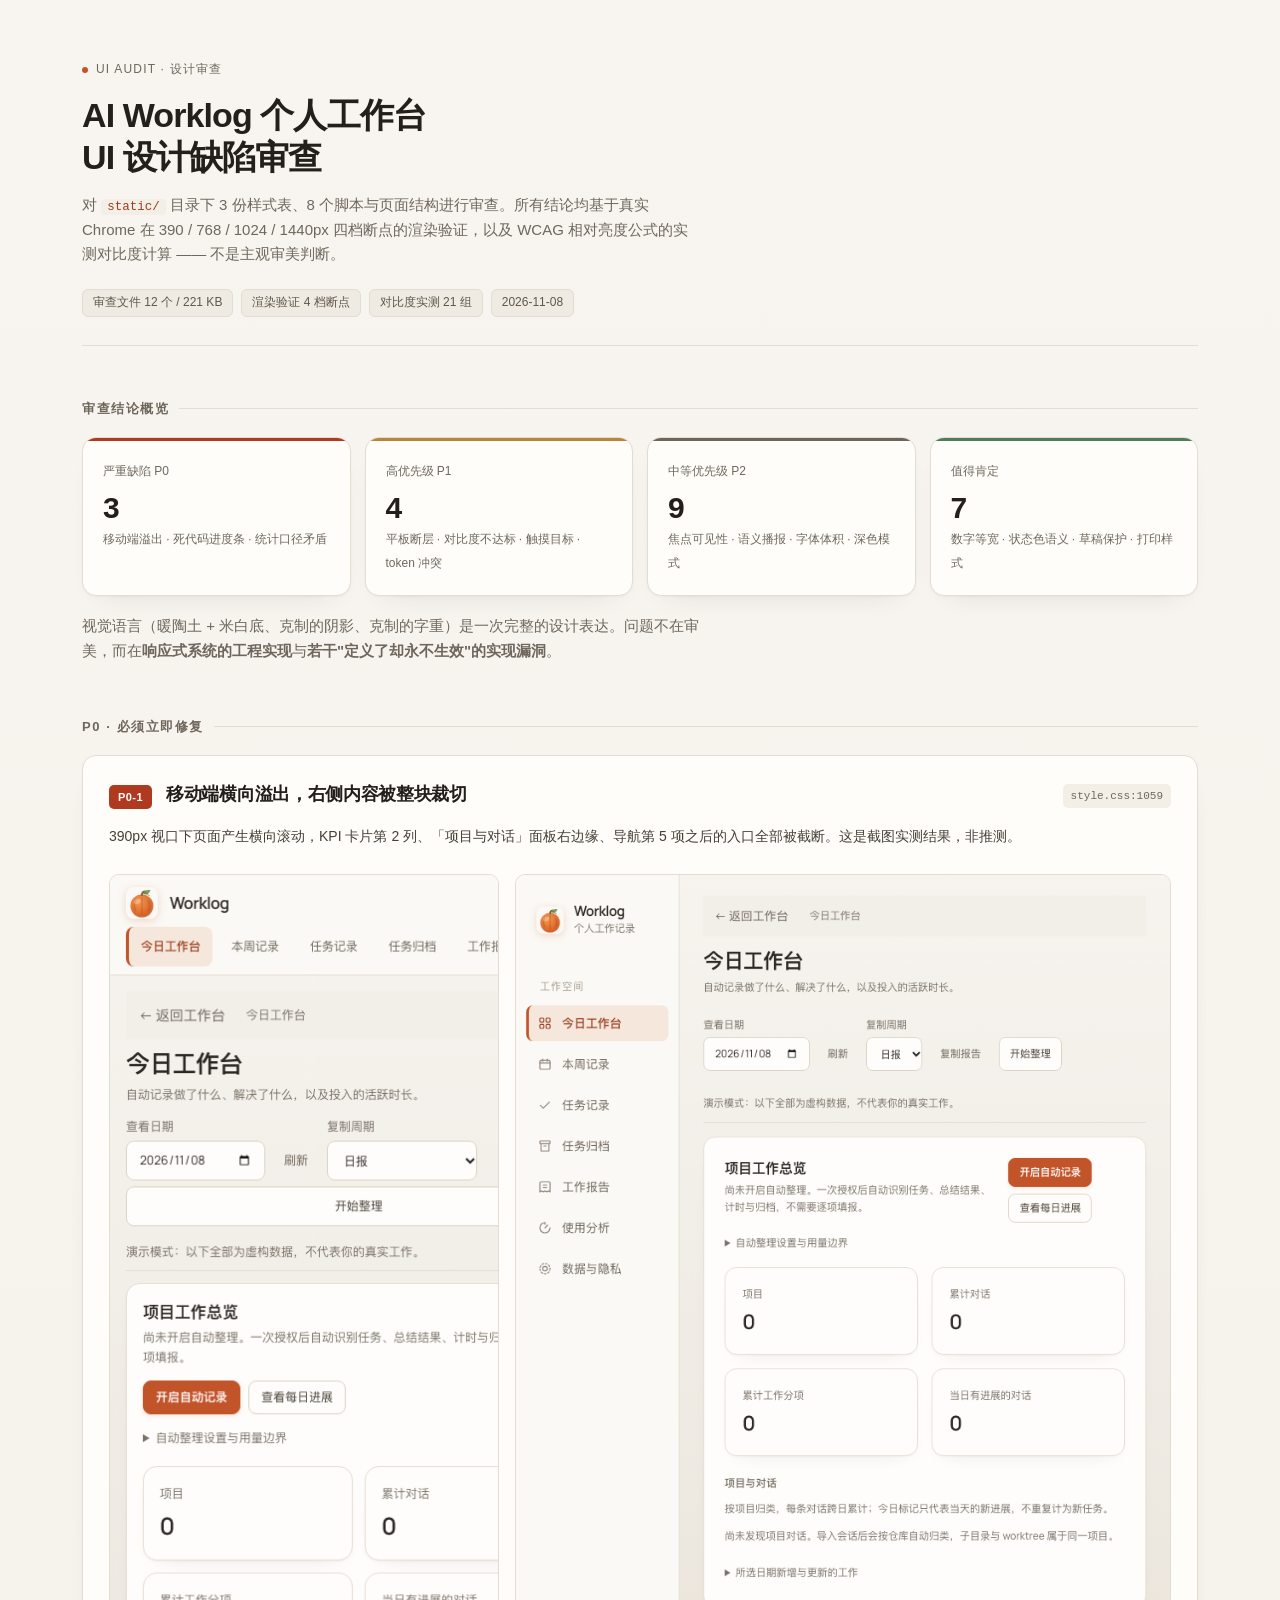
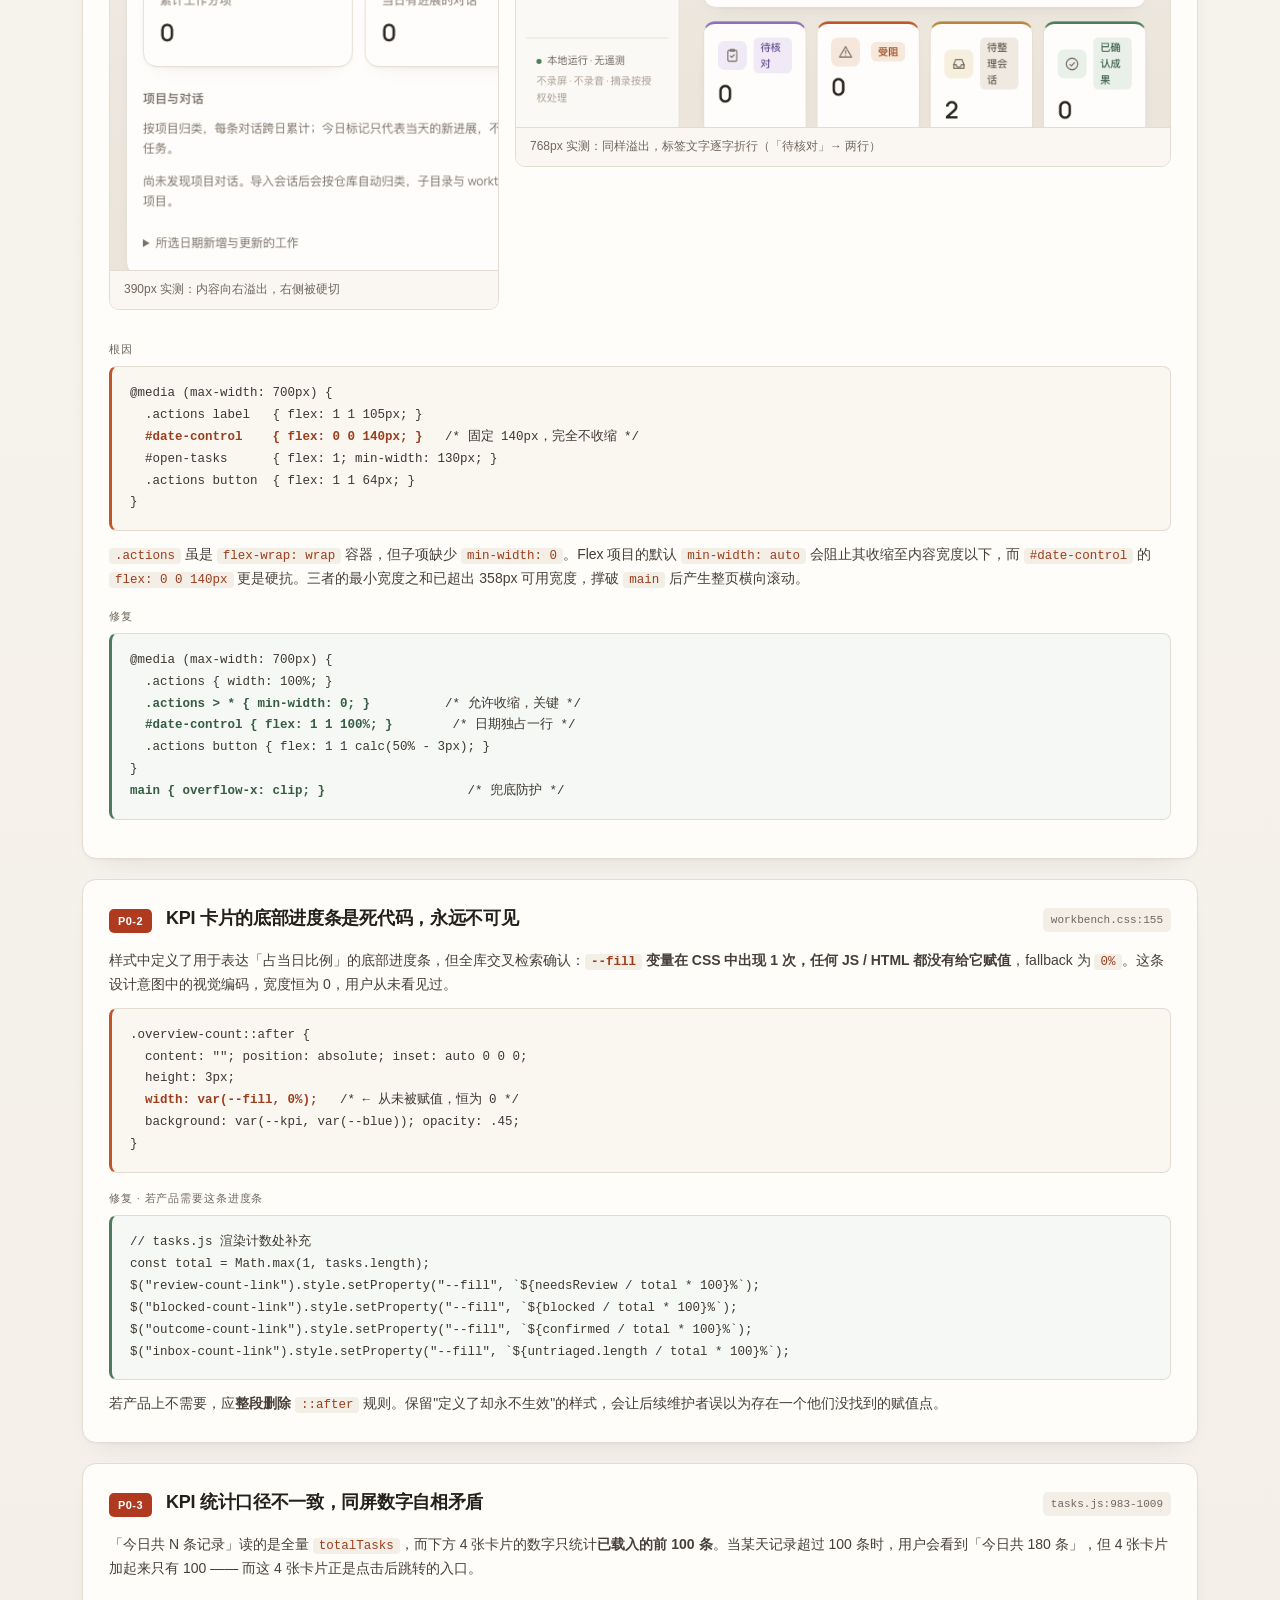
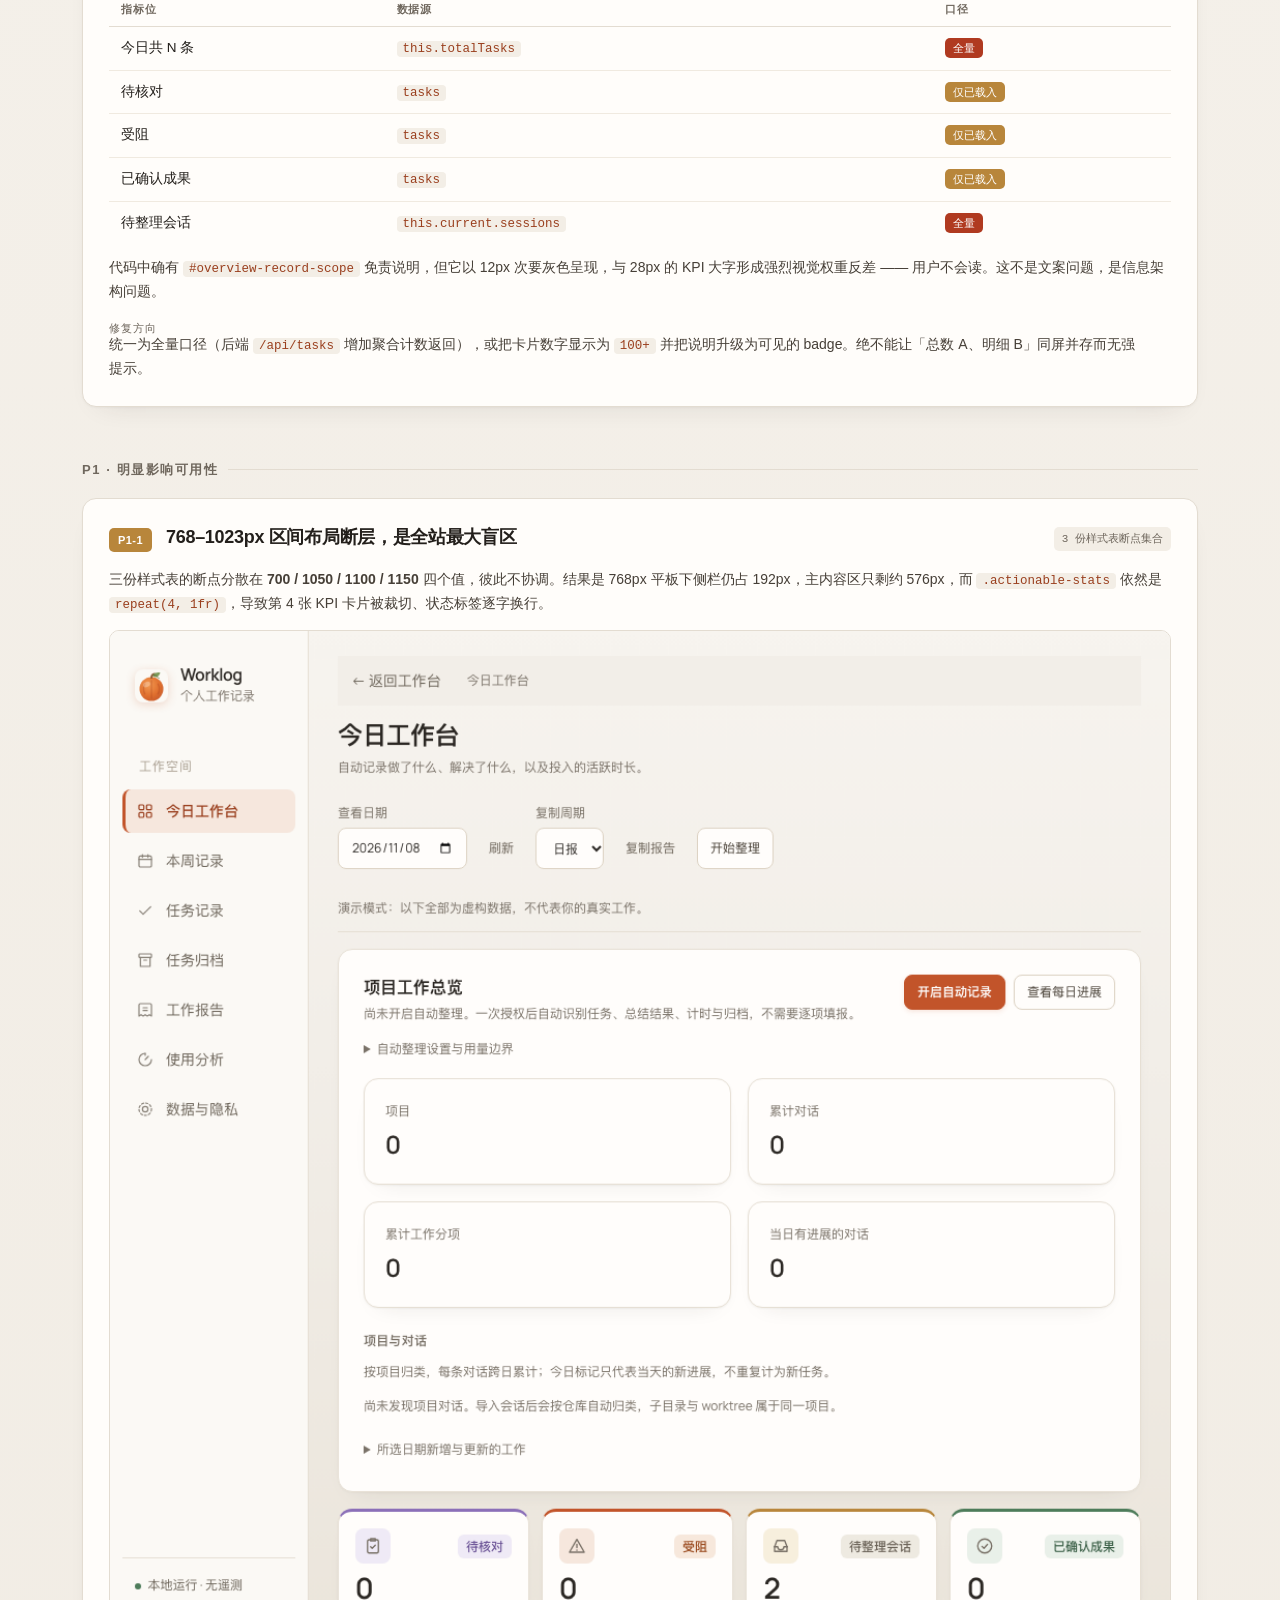
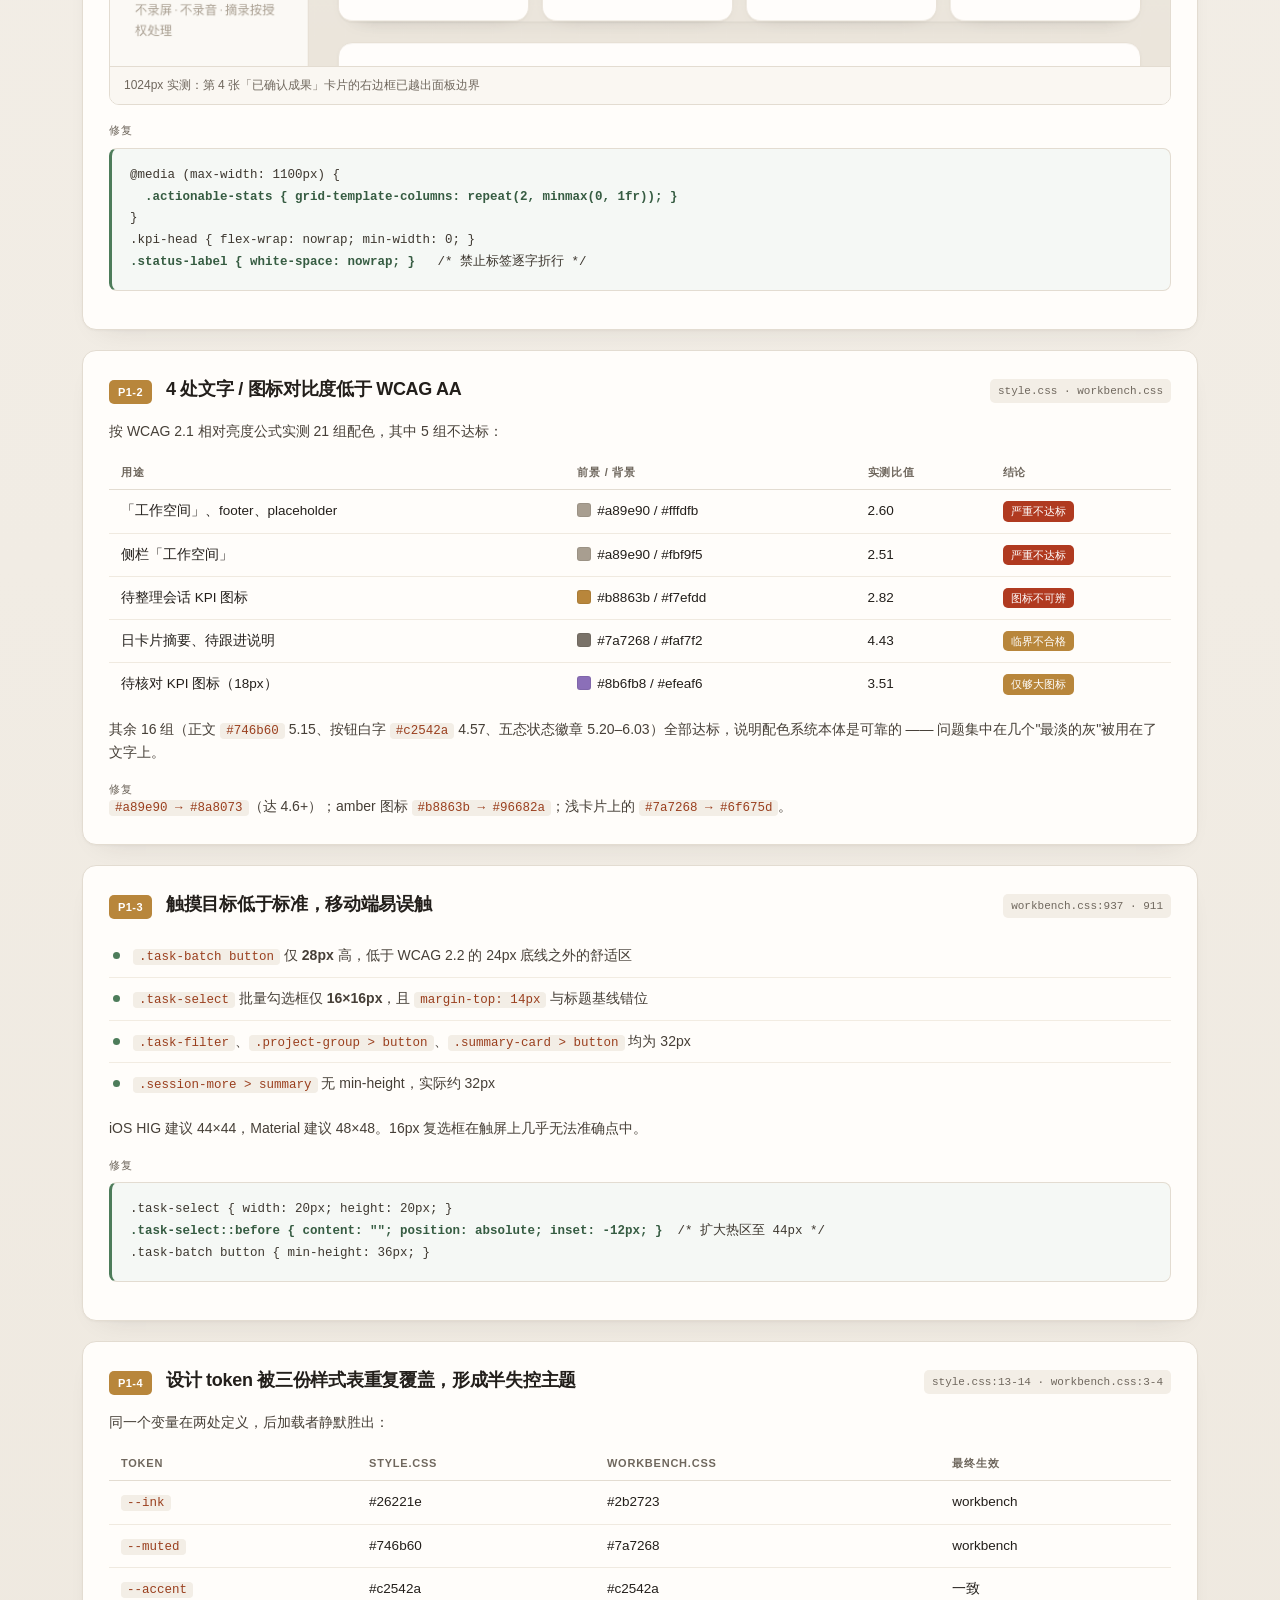
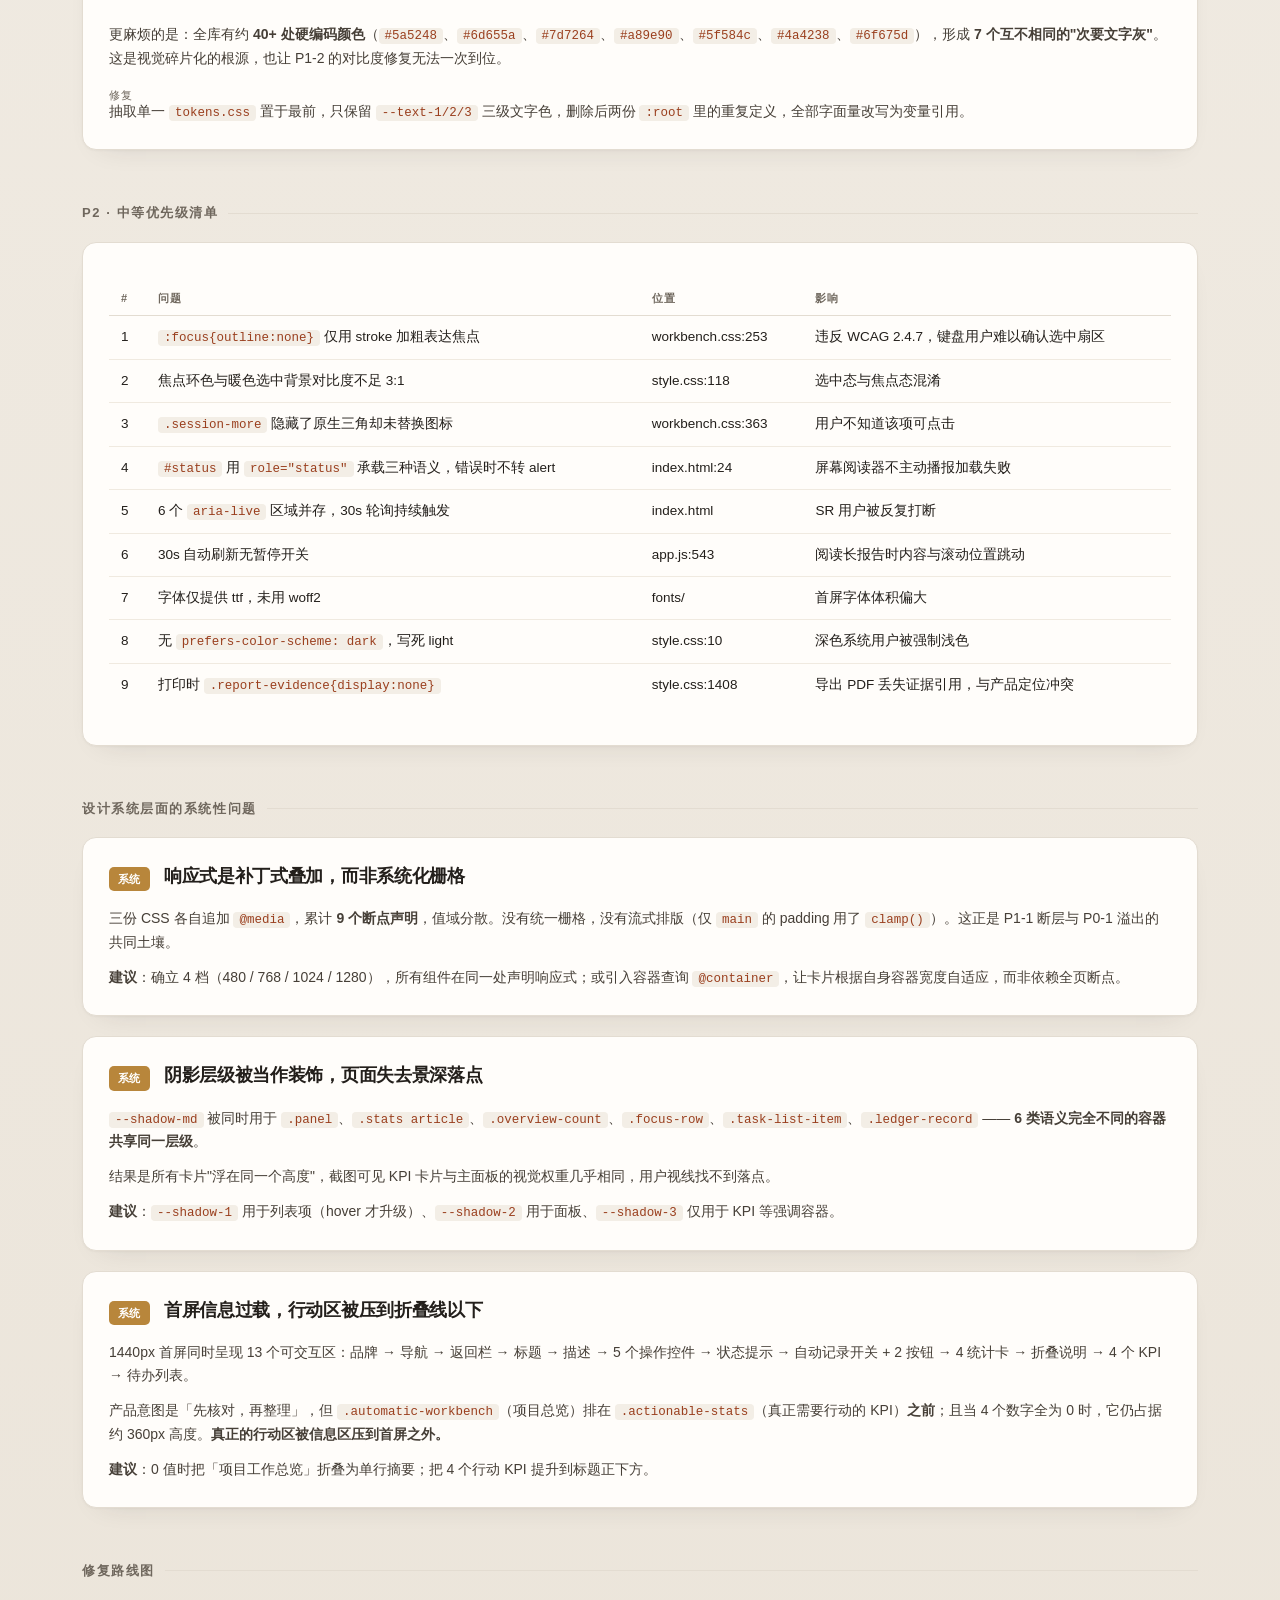
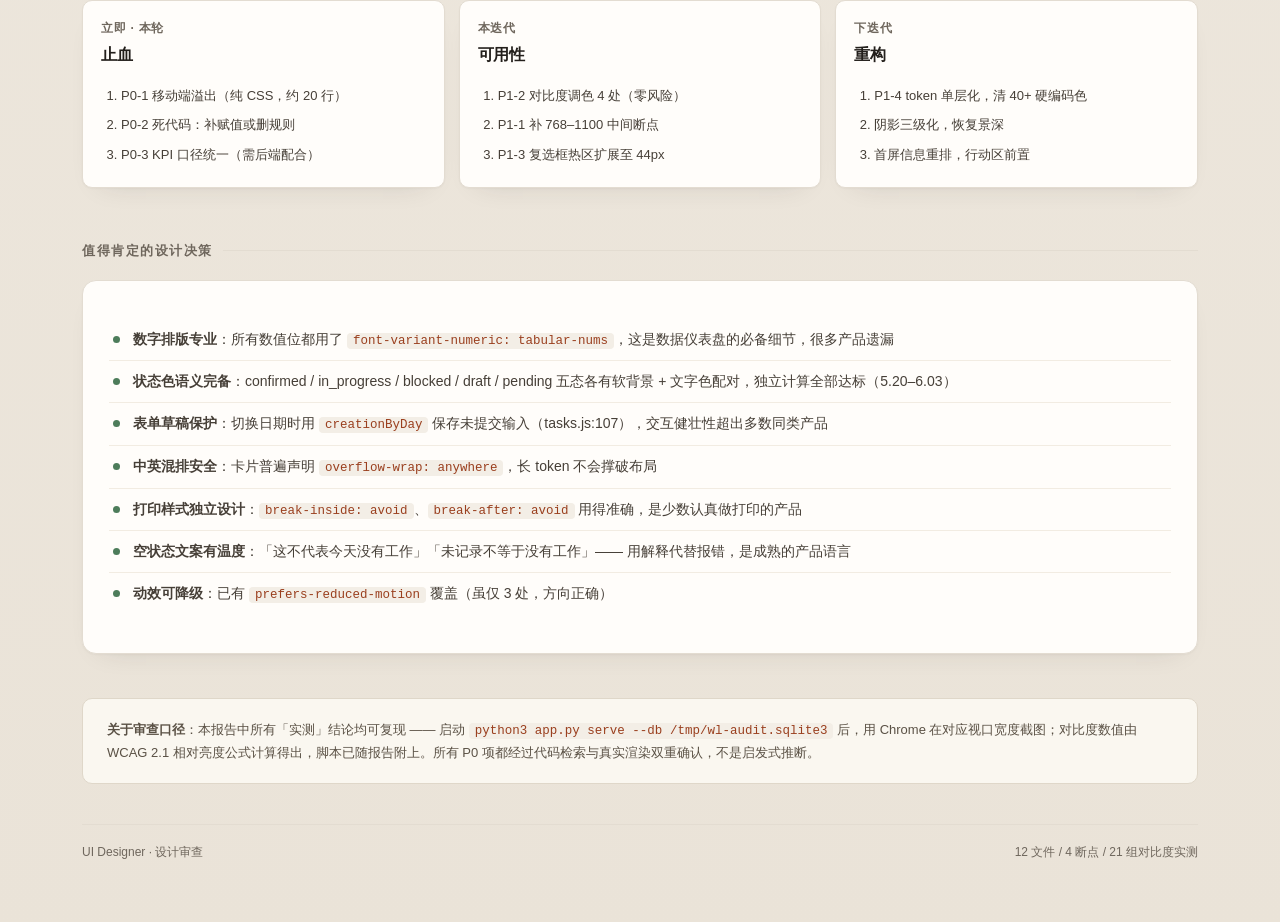
<file: ui-audit/index.html>
<!doctype html>
<html lang="zh-CN">
<head>
<meta charset="utf-8">
<meta name="viewport" content="width=device-width,initial-scale=1">
<title>AI Worklog · UI 审查看板</title>
<style>
:root{
  --bg:#f4f1ec; --panel:#fffdfa; --ink:#231f1b; --muted:#6f675d; --line:#e3dcd1;
  --accent:#c2542a; --accent-ink:#9a3f1e; --sage:#4d7c5a; --blue:#3e6fa8; --amber:#b8863b; --plum:#8b6fb8;
  --p0:#b03a20; --p1:#b8863b; --p2:#6d655a; --ok:#4d7c5a;
  --radius:14px;
  --shadow:0 1px 2px #2b272308, 0 12px 28px -20px #2b272330;
  --mono:ui-monospace,SFMono-Regular,"SF Mono",Menlo,monospace;
}
*{box-sizing:border-box}
body{
  margin:0; background:linear-gradient(180deg,#f8f5f0,#f1ece4 60%,#eae3d8);
  color:var(--ink); font:15px/1.65 "Manrope",-apple-system,BlinkMacSystemFont,"PingFang SC","Microsoft YaHei",sans-serif;
  -webkit-font-smoothing:antialiased;
}
.wrap{max-width:1180px;margin:0 auto;padding:56px 32px 80px}
header.top{margin-bottom:48px;padding-bottom:28px;border-bottom:1px solid var(--line)}
.eyebrow{display:inline-flex;align-items:center;gap:8px;font-size:12px;letter-spacing:.1em;color:var(--muted);text-transform:uppercase;margin-bottom:14px}
.eyebrow::before{content:"";width:6px;height:6px;border-radius:50%;background:var(--accent)}
h1{margin:0;font-size:34px;line-height:1.25;letter-spacing:-.9px;font-weight:600;text-wrap:balance}
.sub{margin:14px 0 0;color:var(--muted);font-size:15px;max-width:74ch;text-wrap:pretty}
.meta{display:flex;flex-wrap:wrap;gap:8px;margin-top:22px}
.chip{font-size:12px;padding:3px 10px;border-radius:6px;background:#f0ebe2;color:#5f574c;border:1px solid var(--line)}

h2{font-size:13px;letter-spacing:.12em;text-transform:uppercase;color:var(--muted);font-weight:600;margin:52px 0 18px;display:flex;align-items:center;gap:10px}
h2::after{content:"";flex:1;height:1px;background:var(--line)}

.summary-grid{display:grid;grid-template-columns:repeat(4,1fr);gap:14px;margin-bottom:8px}
.score{background:var(--panel);border:1px solid var(--line);border-radius:var(--radius);padding:20px;box-shadow:var(--shadow);position:relative;overflow:hidden}
.score::before{content:"";position:absolute;inset:0 0 auto 0;height:3px;background:var(--c,var(--blue))}
.score .k{font-size:12px;color:var(--muted)}
.score .v{display:block;font-size:30px;font-weight:600;font-variant-numeric:tabular-nums;margin-top:8px;line-height:1.15;letter-spacing:-1px}
.score .d{font-size:12px;color:var(--muted);margin-top:6px;line-height:1.5}

.card{background:var(--panel);border:1px solid var(--line);border-radius:var(--radius);padding:26px;margin-bottom:20px;box-shadow:var(--shadow)}
.card-head{display:flex;align-items:flex-start;gap:14px;margin-bottom:16px}
.sev{flex:none;font-size:11px;font-weight:600;padding:3px 9px;border-radius:5px;letter-spacing:.04em;margin-top:3px}
.sev.p0{color:#fff;background:var(--p0)}
.sev.p1{color:#fff;background:var(--p1)}
.sev.p2{color:#fff;background:var(--p2)}
.sev.ok{color:#fff;background:var(--ok)}
.card h3{margin:0;font-size:18px;font-weight:600;letter-spacing:-.3px;line-height:1.4;flex:1;text-wrap:pretty}
.file{font-family:var(--mono);font-size:11px;color:var(--muted);background:#f3eee6;padding:3px 8px;border-radius:5px;flex:none;margin-top:2px}
.card p{margin:0 0 12px;color:#463f37;font-size:14px;text-wrap:pretty}
.card p:last-child{margin-bottom:0}
code{font-family:var(--mono);font-size:12.5px;background:#f3eee6;padding:1px 6px;border-radius:4px;color:var(--accent-ink)}
pre{margin:12px 0;padding:16px 18px;background:#faf6f0;border:1px solid var(--line);border-left:3px solid var(--accent);border-radius:8px;overflow-x:auto;font-family:var(--mono);font-size:12.5px;line-height:1.75;color:#3d372f}
pre.fix{border-left-color:var(--sage);background:#f5f8f5}
pre b{color:var(--accent-ink);font-weight:600}
pre.fix b{color:#365c42}
.label{display:block;font-size:11px;letter-spacing:.08em;text-transform:uppercase;color:var(--muted);margin:16px 0 -4px}

.shot{border:1px solid var(--line);border-radius:10px;overflow:hidden;background:#fff;margin:14px 0}
.shot img{display:block;width:100%;height:auto}
.shot .cap{font-size:12px;color:var(--muted);padding:9px 14px;background:#faf7f2;border-top:1px solid var(--line)}
.shot.small{max-width:390px}
.shots{display:flex;gap:16px;align-items:flex-start;flex-wrap:wrap}
.shots>.shot{flex:1 1 300px}

table{width:100%;border-collapse:collapse;margin:12px 0;font-size:13.5px}
th{text-align:left;font-size:11px;letter-spacing:.07em;text-transform:uppercase;color:var(--muted);font-weight:600;padding:8px 12px;border-bottom:1px solid var(--line)}
td{padding:10px 12px;border-bottom:1px solid #f0eae0;vertical-align:top}
td:first-child{font-weight:500}
tr:last-child td{border-bottom:0}
.num{font-variant-numeric:tabular-nums;white-space:nowrap}

.badge{display:inline-block;font-size:11px;font-weight:500;padding:1px 8px;border-radius:5px;white-space:nowrap}
.badge.fail{color:#fff;background:var(--p0)}
.badge.warn{color:#fff;background:var(--p1)}
.badge.pass{color:#fff;background:var(--ok)}

.swatch{display:inline-block;width:14px;height:14px;border-radius:3px;vertical-align:-2px;margin-right:6px;border:1px solid #00000014}

ul.clean{margin:12px 0;padding-left:0;list-style:none}
ul.clean li{padding:9px 0 9px 24px;position:relative;font-size:14px;border-bottom:1px solid #f2ece2;color:#463f37}
ul.clean li:last-child{border-bottom:0}
ul.clean li::before{content:"";position:absolute;left:4px;top:17px;width:7px;height:7px;border-radius:50%;background:var(--sage)}

.road{display:grid;grid-template-columns:repeat(3,1fr);gap:14px;margin-top:8px}
.road>div{background:var(--panel);border:1px solid var(--line);border-radius:10px;padding:18px;box-shadow:var(--shadow)}
.road h4{margin:0 0 4px;font-size:12px;letter-spacing:.06em;text-transform:uppercase;color:var(--muted)}
.road .big{font-size:16px;font-weight:600;margin-bottom:12px;letter-spacing:-.2px}
.road ol{margin:0;padding-left:20px;font-size:13px;color:#463f37}
.road ol li{padding:4px 0}

.note{margin-top:44px;padding:20px 24px;border:1px solid #dfd7c9;border-radius:10px;background:#faf7f0;font-size:13px;color:#5a5145}
footer{margin-top:40px;padding-top:18px;border-top:1px solid var(--line);font-size:12px;color:var(--muted);display:flex;justify-content:space-between;gap:16px;flex-wrap:wrap}

@media(max-width:900px){
  .summary-grid{grid-template-columns:repeat(2,1fr)}
  .road{grid-template-columns:1fr}
}
@media(max-width:640px){
  .wrap{padding:32px 18px 56px}
  h1{font-size:26px}
  .card{padding:18px}
  .card-head{flex-wrap:wrap}
  .file{margin-left:0}
  .summary-grid{grid-template-columns:1fr}
}
</style>
</head>
<body>
<div class="wrap">

<header class="top">
  <div class="eyebrow">UI Audit · 设计审查</div>
  <h1>AI Worklog 个人工作台<br>UI 设计缺陷审查</h1>
  <p class="sub">对 <code>static/</code> 目录下 3 份样式表、8 个脚本与页面结构进行审查。所有结论均基于真实 Chrome 在 390 / 768 / 1024 / 1440px 四档断点的渲染验证，以及 WCAG 相对亮度公式的实测对比度计算 —— 不是主观审美判断。</p>
  <div class="meta">
    <span class="chip">审查文件 12 个 / 221 KB</span>
    <span class="chip">渲染验证 4 档断点</span>
    <span class="chip">对比度实测 21 组</span>
    <span class="chip">2026-11-08</span>
  </div>
</header>

<h2>审查结论概览</h2>
<div class="summary-grid">
  <div class="score" style="--c:var(--p0)">
    <span class="k">严重缺陷 P0</span>
    <span class="v">3</span>
    <span class="d">移动端溢出 · 死代码进度条 · 统计口径矛盾</span>
  </div>
  <div class="score" style="--c:var(--p1)">
    <span class="k">高优先级 P1</span>
    <span class="v">4</span>
    <span class="d">平板断层 · 对比度不达标 · 触摸目标 · token 冲突</span>
  </div>
  <div class="score" style="--c:var(--p2)">
    <span class="k">中等优先级 P2</span>
    <span class="v">9</span>
    <span class="d">焦点可见性 · 语义播报 · 字体体积 · 深色模式</span>
  </div>
  <div class="score" style="--c:var(--ok)">
    <span class="k">值得肯定</span>
    <span class="v">7</span>
    <span class="d">数字等宽 · 状态色语义 · 草稿保护 · 打印样式</span>
  </div>
</div>
<p class="sub" style="margin-top:18px">视觉语言（暖陶土 + 米白底、克制的阴影、克制的字重）是一次完整的设计表达。问题不在审美，而在<strong>响应式系统的工程实现</strong>与<strong>若干"定义了却永不生效"的实现漏洞</strong>。</p>

<h2>P0 · 必须立即修复</h2>

<div class="card">
  <div class="card-head">
    <span class="sev p0">P0-1</span>
    <h3>移动端横向溢出，右侧内容被整块裁切</h3>
    <span class="file">style.css:1059</span>
  </div>
  <p>390px 视口下页面产生横向滚动，KPI 卡片第 2 列、「项目与对话」面板右边缘、导航第 5 项之后的入口全部被截断。这是截图实测结果，非推测。</p>
  <div class="shots">
    <div class="shot small"><img src="wl-390.png" alt="390px 移动端渲染，右侧内容被裁切"><div class="cap">390px 实测：内容向右溢出，右侧被硬切</div></div>
    <div class="shot"><img src="wl-768.png" alt="768px 平板渲染，KPI 卡片被裁切"><div class="cap">768px 实测：同样溢出，标签文字逐字折行（「待核对」→ 两行）</div></div>
  </div>
  <span class="label">根因</span>
  <pre>@media (max-width: 700px) {
  .actions label   { flex: 1 1 105px; }
  <b>#date-control    { flex: 0 0 140px; }</b>   /* 固定 140px，完全不收缩 */
  #open-tasks      { flex: 1; min-width: 130px; }
  .actions button  { flex: 1 1 64px; }
}</pre>
  <p><code>.actions</code> 虽是 <code>flex-wrap: wrap</code> 容器，但子项缺少 <code>min-width: 0</code>。Flex 项目的默认 <code>min-width: auto</code> 会阻止其收缩至内容宽度以下，而 <code>#date-control</code> 的 <code>flex: 0 0 140px</code> 更是硬抗。三者的最小宽度之和已超出 358px 可用宽度，撑破 <code>main</code> 后产生整页横向滚动。</p>
  <span class="label">修复</span>
  <pre class="fix">@media (max-width: 700px) {
  .actions { width: 100%; }
  <b>.actions > * { min-width: 0; }</b>          /* 允许收缩，关键 */
  <b>#date-control { flex: 1 1 100%; }</b>        /* 日期独占一行 */
  .actions button { flex: 1 1 calc(50% - 3px); }
}
<b>main { overflow-x: clip; }</b>                   /* 兜底防护 */</pre>
</div>

<div class="card">
  <div class="card-head">
    <span class="sev p0">P0-2</span>
    <h3>KPI 卡片的底部进度条是死代码，永远不可见</h3>
    <span class="file">workbench.css:155</span>
  </div>
  <p>样式中定义了用于表达「占当日比例」的底部进度条，但全库交叉检索确认：<strong><code>--fill</code> 变量在 CSS 中出现 1 次，任何 JS / HTML 都没有给它赋值</strong>，fallback 为 <code>0%</code>。这条设计意图中的视觉编码，宽度恒为 0，用户从未看见过。</p>
  <pre>.overview-count::after {
  content: ""; position: absolute; inset: auto 0 0 0;
  height: 3px;
  <b>width: var(--fill, 0%);</b>   /* ← 从未被赋值，恒为 0 */
  background: var(--kpi, var(--blue)); opacity: .45;
}</pre>
  <span class="label">修复 · 若产品需要这条进度条</span>
  <pre class="fix">// tasks.js 渲染计数处补充
const total = Math.max(1, tasks.length);
$("review-count-link").style.setProperty("--fill", `${needsReview / total * 100}%`);
$("blocked-count-link").style.setProperty("--fill", `${blocked / total * 100}%`);
$("outcome-count-link").style.setProperty("--fill", `${confirmed / total * 100}%`);
$("inbox-count-link").style.setProperty("--fill", `${untriaged.length / total * 100}%`);</pre>
  <p>若产品上不需要，应<strong>整段删除</strong> <code>::after</code> 规则。保留"定义了却永不生效"的样式，会让后续维护者误以为存在一个他们没找到的赋值点。</p>
</div>

<div class="card">
  <div class="card-head">
    <span class="sev p0">P0-3</span>
    <h3>KPI 统计口径不一致，同屏数字自相矛盾</h3>
    <span class="file">tasks.js:983-1009</span>
  </div>
  <p>「今日共 N 条记录」读的是全量 <code>totalTasks</code>，而下方 4 张卡片的数字只统计<strong>已载入的前 100 条</strong>。当某天记录超过 100 条时，用户会看到「今日共 180 条」，但 4 张卡片加起来只有 100 —— 而这 4 张卡片正是点击后跳转的入口。</p>
  <table>
    <thead><tr><th>指标位</th><th>数据源</th><th>口径</th></tr></thead>
    <tbody>
      <tr><td>今日共 N 条</td><td><code>this.totalTasks</code></td><td><span class="badge fail">全量</span></td></tr>
      <tr><td>待核对</td><td><code>tasks</code></td><td><span class="badge warn">仅已载入</span></td></tr>
      <tr><td>受阻</td><td><code>tasks</code></td><td><span class="badge warn">仅已载入</span></td></tr>
      <tr><td>已确认成果</td><td><code>tasks</code></td><td><span class="badge warn">仅已载入</span></td></tr>
      <tr><td>待整理会话</td><td><code>this.current.sessions</code></td><td><span class="badge fail">全量</span></td></tr>
    </tbody>
  </table>
  <p>代码中确有 <code>#overview-record-scope</code> 免责说明，但它以 12px 次要灰色呈现，与 28px 的 KPI 大字形成强烈视觉权重反差 —— 用户不会读。这不是文案问题，是信息架构问题。</p>
  <span class="label">修复方向</span>
  <p>统一为全量口径（后端 <code>/api/tasks</code> 增加聚合计数返回），或把卡片数字显示为 <code>100+</code> 并把说明升级为可见的 badge。绝不能让「总数 A、明细 B」同屏并存而无强提示。</p>
</div>

<h2>P1 · 明显影响可用性</h2>

<div class="card">
  <div class="card-head">
    <span class="sev p1">P1-1</span>
    <h3>768–1023px 区间布局断层，是全站最大盲区</h3>
    <span class="file">3 份样式表断点集合</span>
  </div>
  <p>三份样式表的断点分散在 <strong>700 / 1050 / 1100 / 1150</strong> 四个值，彼此不协调。结果是 768px 平板下侧栏仍占 192px，主内容区只剩约 576px，而 <code>.actionable-stats</code> 依然是 <code>repeat(4, 1fr)</code>，导致第 4 张 KPI 卡片被裁切、状态标签逐字换行。</p>
  <div class="shot"><img src="wl-1024.png" alt="1024px 渲染，KPI 卡片右侧被裁切"><div class="cap">1024px 实测：第 4 张「已确认成果」卡片的右边框已越出面板边界</div></div>
  <span class="label">修复</span>
  <pre class="fix">@media (max-width: 1100px) {
  <b>.actionable-stats { grid-template-columns: repeat(2, minmax(0, 1fr)); }</b>
}
.kpi-head { flex-wrap: nowrap; min-width: 0; }
<b>.status-label { white-space: nowrap; }</b>   /* 禁止标签逐字折行 */</pre>
</div>

<div class="card">
  <div class="card-head">
    <span class="sev p1">P1-2</span>
    <h3>4 处文字 / 图标对比度低于 WCAG AA</h3>
    <span class="file">style.css · workbench.css</span>
  </div>
  <p>按 WCAG 2.1 相对亮度公式实测 21 组配色，其中 5 组不达标：</p>
  <table>
    <thead><tr><th>用途</th><th>前景 / 背景</th><th class="num">实测比值</th><th>结论</th></tr></thead>
    <tbody>
      <tr><td>「工作空间」、footer、placeholder</td><td><span class="swatch" style="background:#a89e90"></span>#a89e90 / #fffdfb</td><td class="num">2.60</td><td><span class="badge fail">严重不达标</span></td></tr>
      <tr><td>侧栏「工作空间」</td><td><span class="swatch" style="background:#a89e90"></span>#a89e90 / #fbf9f5</td><td class="num">2.51</td><td><span class="badge fail">严重不达标</span></td></tr>
      <tr><td>待整理会话 KPI 图标</td><td><span class="swatch" style="background:#b8863b"></span>#b8863b / #f7efdd</td><td class="num">2.82</td><td><span class="badge fail">图标不可辨</span></td></tr>
      <tr><td>日卡片摘要、待跟进说明</td><td><span class="swatch" style="background:#7a7268"></span>#7a7268 / #faf7f2</td><td class="num">4.43</td><td><span class="badge warn">临界不合格</span></td></tr>
      <tr><td>待核对 KPI 图标（18px）</td><td><span class="swatch" style="background:#8b6fb8"></span>#8b6fb8 / #efeaf6</td><td class="num">3.51</td><td><span class="badge warn">仅够大图标</span></td></tr>
    </tbody>
  </table>
  <p>其余 16 组（正文 <code>#746b60</code> 5.15、按钮白字 <code>#c2542a</code> 4.57、五态状态徽章 5.20–6.03）全部达标，说明配色系统本体是可靠的 —— 问题集中在几个"最淡的灰"被用在了文字上。</p>
  <span class="label">修复</span>
  <p><code>#a89e90 → #8a8073</code>（达 4.6+）；amber 图标 <code>#b8863b → #96682a</code>；浅卡片上的 <code>#7a7268 → #6f675d</code>。</p>
</div>

<div class="card">
  <div class="card-head">
    <span class="sev p1">P1-3</span>
    <h3>触摸目标低于标准，移动端易误触</h3>
    <span class="file">workbench.css:937 · 911</span>
  </div>
  <ul class="clean">
    <li><code>.task-batch button</code> 仅 <strong>28px</strong> 高，低于 WCAG 2.2 的 24px 底线之外的舒适区</li>
    <li><code>.task-select</code> 批量勾选框仅 <strong>16×16px</strong>，且 <code>margin-top: 14px</code> 与标题基线错位</li>
    <li><code>.task-filter</code>、<code>.project-group > button</code>、<code>.summary-card > button</code> 均为 32px</li>
    <li><code>.session-more > summary</code> 无 min-height，实际约 32px</li>
  </ul>
  <p>iOS HIG 建议 44×44，Material 建议 48×48。16px 复选框在触屏上几乎无法准确点中。</p>
  <span class="label">修复</span>
  <pre class="fix">.task-select { width: 20px; height: 20px; }
<b>.task-select::before { content: ""; position: absolute; inset: -12px; }</b>  /* 扩大热区至 44px */
.task-batch button { min-height: 36px; }</pre>
</div>

<div class="card">
  <div class="card-head">
    <span class="sev p1">P1-4</span>
    <h3>设计 token 被三份样式表重复覆盖，形成半失控主题</h3>
    <span class="file">style.css:13-14 · workbench.css:3-4</span>
  </div>
  <p>同一个变量在两处定义，后加载者静默胜出：</p>
  <table>
    <thead><tr><th>Token</th><th>style.css</th><th>workbench.css</th><th>最终生效</th></tr></thead>
    <tbody>
      <tr><td><code>--ink</code></td><td>#26221e</td><td>#2b2723</td><td>workbench</td></tr>
      <tr><td><code>--muted</code></td><td>#746b60</td><td>#7a7268</td><td>workbench</td></tr>
      <tr><td><code>--accent</code></td><td>#c2542a</td><td>#c2542a</td><td>一致</td></tr>
    </tbody>
  </table>
  <p>更麻烦的是：全库有约 <strong>40+ 处硬编码颜色</strong>（<code>#5a5248</code>、<code>#6d655a</code>、<code>#7d7264</code>、<code>#a89e90</code>、<code>#5f584c</code>、<code>#4a4238</code>、<code>#6f675d</code>），形成 <strong>7 个互不相同的"次要文字灰"</strong>。这是视觉碎片化的根源，也让 P1-2 的对比度修复无法一次到位。</p>
  <span class="label">修复</span>
  <p>抽取单一 <code>tokens.css</code> 置于最前，只保留 <code>--text-1/2/3</code> 三级文字色，删除后两份 <code>:root</code> 里的重复定义，全部字面量改写为变量引用。</p>
</div>

<h2>P2 · 中等优先级清单</h2>
<div class="card">
  <table>
    <thead><tr><th>#</th><th>问题</th><th>位置</th><th>影响</th></tr></thead>
    <tbody>
      <tr><td>1</td><td><code>:focus{outline:none}</code> 仅用 stroke 加粗表达焦点</td><td>workbench.css:253</td><td>违反 WCAG 2.4.7，键盘用户难以确认选中扇区</td></tr>
      <tr><td>2</td><td>焦点环色与暖色选中背景对比度不足 3:1</td><td>style.css:118</td><td>选中态与焦点态混淆</td></tr>
      <tr><td>3</td><td><code>.session-more</code> 隐藏了原生三角却未替换图标</td><td>workbench.css:363</td><td>用户不知道该项可点击</td></tr>
      <tr><td>4</td><td><code>#status</code> 用 <code>role="status"</code> 承载三种语义，错误时不转 alert</td><td>index.html:24</td><td>屏幕阅读器不主动播报加载失败</td></tr>
      <tr><td>5</td><td>6 个 <code>aria-live</code> 区域并存，30s 轮询持续触发</td><td>index.html</td><td>SR 用户被反复打断</td></tr>
      <tr><td>6</td><td>30s 自动刷新无暂停开关</td><td>app.js:543</td><td>阅读长报告时内容与滚动位置跳动</td></tr>
      <tr><td>7</td><td>字体仅提供 ttf，未用 woff2</td><td>fonts/</td><td>首屏字体体积偏大</td></tr>
      <tr><td>8</td><td>无 <code>prefers-color-scheme: dark</code>，写死 light</td><td>style.css:10</td><td>深色系统用户被强制浅色</td></tr>
      <tr><td>9</td><td>打印时 <code>.report-evidence{display:none}</code></td><td>style.css:1408</td><td>导出 PDF 丢失证据引用，与产品定位冲突</td></tr>
    </tbody>
  </table>
</div>

<h2>设计系统层面的系统性问题</h2>

<div class="card">
  <div class="card-head">
    <span class="sev p1">系统</span>
    <h3>响应式是补丁式叠加，而非系统化栅格</h3>
  </div>
  <p>三份 CSS 各自追加 <code>@media</code>，累计 <strong>9 个断点声明</strong>，值域分散。没有统一栅格，没有流式排版（仅 <code>main</code> 的 padding 用了 <code>clamp()</code>）。这正是 P1-1 断层与 P0-1 溢出的共同土壤。</p>
  <p><strong>建议</strong>：确立 4 档（480 / 768 / 1024 / 1280），所有组件在同一处声明响应式；或引入容器查询 <code>@container</code>，让卡片根据自身容器宽度自适应，而非依赖全页断点。</p>
</div>

<div class="card">
  <div class="card-head">
    <span class="sev p1">系统</span>
    <h3>阴影层级被当作装饰，页面失去景深落点</h3>
  </div>
  <p><code>--shadow-md</code> 被同时用于 <code>.panel</code>、<code>.stats article</code>、<code>.overview-count</code>、<code>.focus-row</code>、<code>.task-list-item</code>、<code>.ledger-record</code> —— <strong>6 类语义完全不同的容器共享同一层级</strong>。</p>
  <p>结果是所有卡片"浮在同一个高度"，截图可见 KPI 卡片与主面板的视觉权重几乎相同，用户视线找不到落点。</p>
  <p><strong>建议</strong>：<code>--shadow-1</code> 用于列表项（hover 才升级）、<code>--shadow-2</code> 用于面板、<code>--shadow-3</code> 仅用于 KPI 等强调容器。</p>
</div>

<div class="card">
  <div class="card-head">
    <span class="sev p1">系统</span>
    <h3>首屏信息过载，行动区被压到折叠线以下</h3>
  </div>
  <p>1440px 首屏同时呈现 13 个可交互区：品牌 → 导航 → 返回栏 → 标题 → 描述 → 5 个操作控件 → 状态提示 → 自动记录开关 + 2 按钮 → 4 统计卡 → 折叠说明 → 4 个 KPI → 待办列表。</p>
  <p>产品意图是「先核对，再整理」，但 <code>.automatic-workbench</code>（项目总览）排在 <code>.actionable-stats</code>（真正需要行动的 KPI）<strong>之前</strong>；且当 4 个数字全为 0 时，它仍占据约 360px 高度。<strong>真正的行动区被信息区压到首屏之外。</strong></p>
  <p><strong>建议</strong>：0 值时把「项目工作总览」折叠为单行摘要；把 4 个行动 KPI 提升到标题正下方。</p>
</div>

<h2>修复路线图</h2>
<div class="road">
  <div>
    <h4>立即 · 本轮</h4>
    <div class="big">止血</div>
    <ol>
      <li>P0-1 移动端溢出（纯 CSS，约 20 行）</li>
      <li>P0-2 死代码：补赋值或删规则</li>
      <li>P0-3 KPI 口径统一（需后端配合）</li>
    </ol>
  </div>
  <div>
    <h4>本迭代</h4>
    <div class="big">可用性</div>
    <ol>
      <li>P1-2 对比度调色 4 处（零风险）</li>
      <li>P1-1 补 768–1100 中间断点</li>
      <li>P1-3 复选框热区扩展至 44px</li>
    </ol>
  </div>
  <div>
    <h4>下迭代</h4>
    <div class="big">重构</div>
    <ol>
      <li>P1-4 token 单层化，清 40+ 硬编码色</li>
      <li>阴影三级化，恢复景深</li>
      <li>首屏信息重排，行动区前置</li>
    </ol>
  </div>
</div>

<h2>值得肯定的设计决策</h2>
<div class="card">
  <ul class="clean">
    <li><strong>数字排版专业</strong>：所有数值位都用了 <code>font-variant-numeric: tabular-nums</code>，这是数据仪表盘的必备细节，很多产品遗漏</li>
    <li><strong>状态色语义完备</strong>：confirmed / in_progress / blocked / draft / pending 五态各有软背景 + 文字色配对，独立计算全部达标（5.20–6.03）</li>
    <li><strong>表单草稿保护</strong>：切换日期时用 <code>creationByDay</code> 保存未提交输入（tasks.js:107），交互健壮性超出多数同类产品</li>
    <li><strong>中英混排安全</strong>：卡片普遍声明 <code>overflow-wrap: anywhere</code>，长 token 不会撑破布局</li>
    <li><strong>打印样式独立设计</strong>：<code>break-inside: avoid</code>、<code>break-after: avoid</code> 用得准确，是少数认真做打印的产品</li>
    <li><strong>空状态文案有温度</strong>：「这不代表今天没有工作」「未记录不等于没有工作」—— 用解释代替报错，是成熟的产品语言</li>
    <li><strong>动效可降级</strong>：已有 <code>prefers-reduced-motion</code> 覆盖（虽仅 3 处，方向正确）</li>
  </ul>
</div>

<div class="note">
  <strong>关于审查口径</strong>：本报告中所有「实测」结论均可复现 —— 启动 <code>python3 app.py serve --db /tmp/wl-audit.sqlite3</code> 后，用 Chrome 在对应视口宽度截图；对比度数值由 WCAG 2.1 相对亮度公式计算得出，脚本已随报告附上。所有 P0 项都经过代码检索与真实渲染双重确认，不是启发式推断。
</div>

<footer>
  <span>UI Designer · 设计审查</span>
  <span>12 文件 / 4 断点 / 21 组对比度实测</span>
</footer>

</div>
</body>
</html>
</file>
